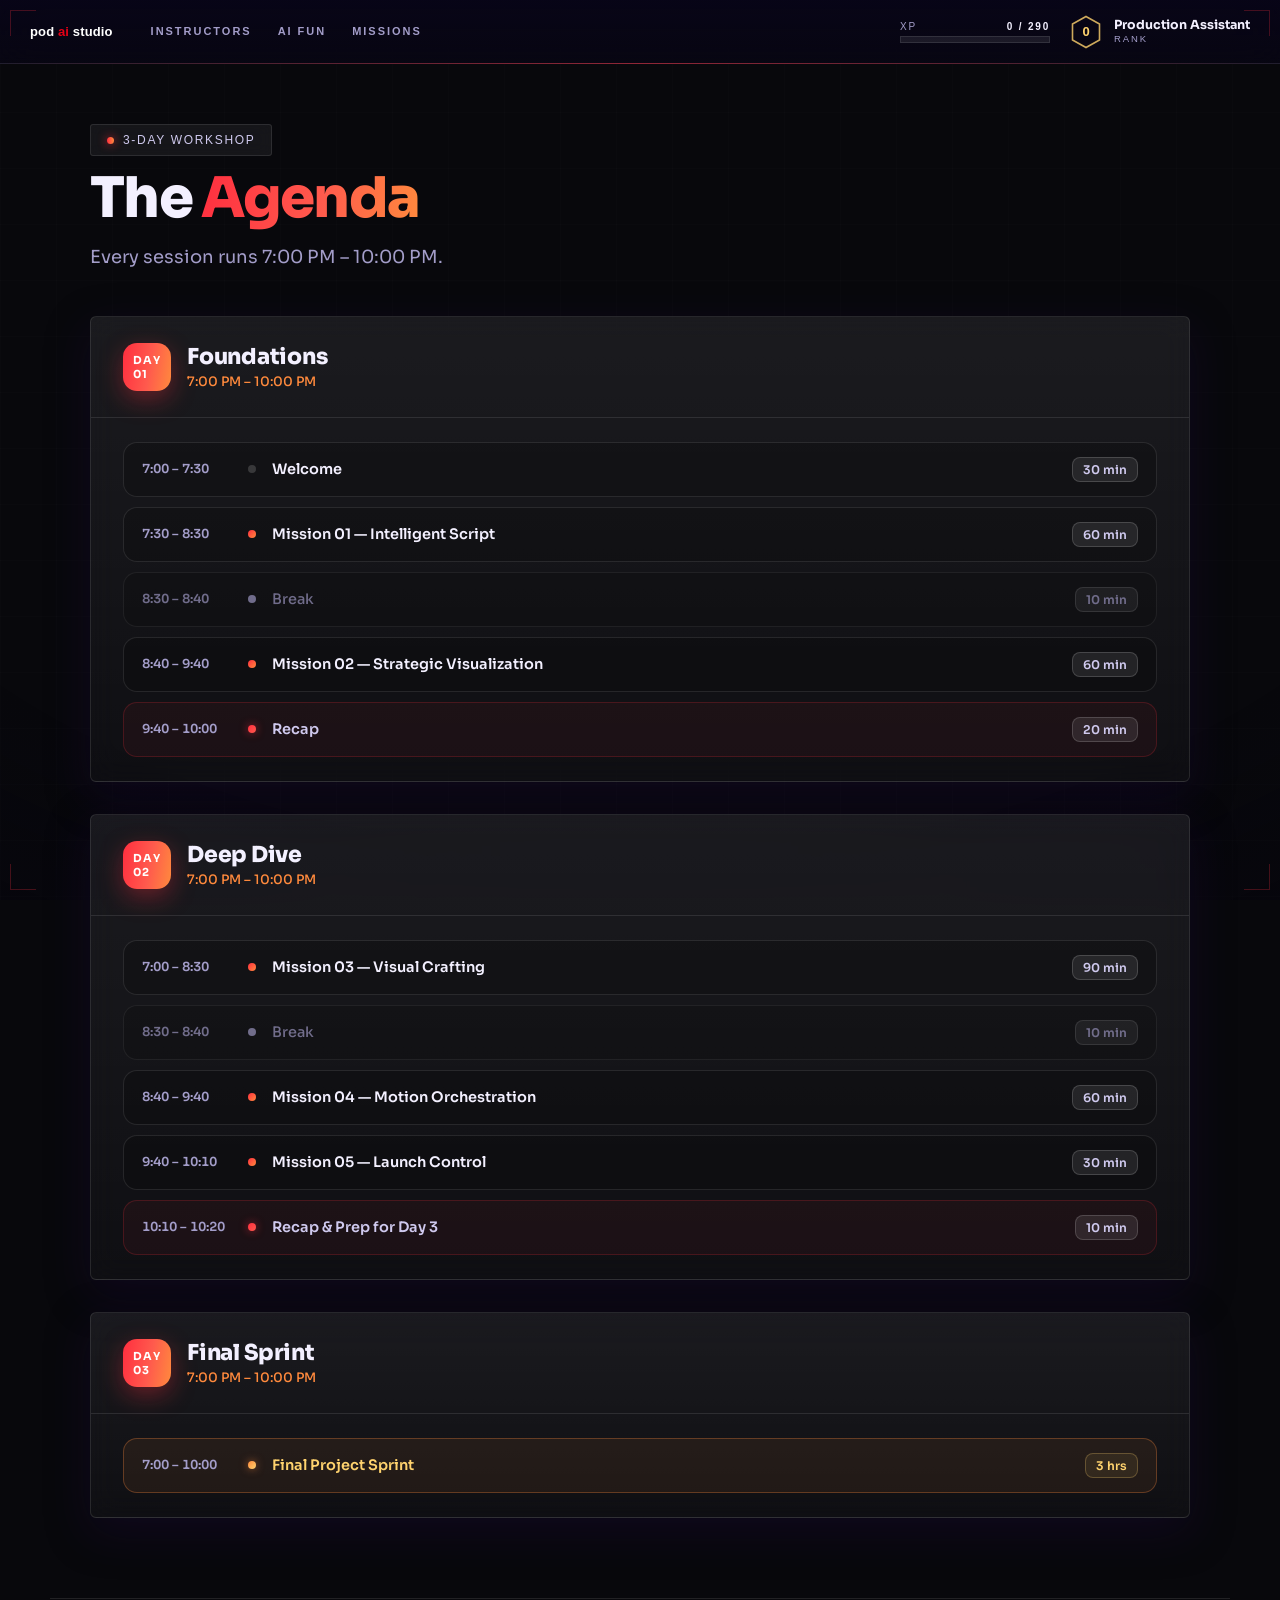
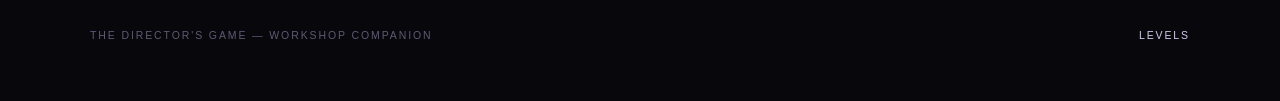
<file: agenda.html>
<!DOCTYPE html>
<html lang="en">
<head>
<meta charset="UTF-8" />
<meta name="viewport" content="width=device-width, initial-scale=1.0" />
<title>Agenda · The Director's Game</title>
<link rel="preconnect" href="https://fonts.googleapis.com" />
<link rel="preconnect" href="https://fonts.gstatic.com" crossorigin />
<link href="https://fonts.googleapis.com/css2?family=Sora:wght@300;400;500;600;700;800&display=swap" rel="stylesheet" />
<link rel="stylesheet" href="theme.css" />
<style>
  .days-grid { display: flex; flex-direction: column; gap: 32px; margin-top: clamp(24px,4vw,40px); }

  .day-card { border-radius: 24px; overflow: hidden; }
  .day-header { display: flex; align-items: center; gap: 16px; padding: clamp(18px,3vw,26px) clamp(20px,3.5vw,32px); border-bottom: 1px solid var(--line); }
  .day-badge { width: 48px; height: 48px; border-radius: 14px; display: grid; place-items: center; font-size: 11px; font-weight: 700; letter-spacing: .1em; text-transform: uppercase; color: #fff; background: var(--iri); flex: none; box-shadow: 0 8px 24px rgba(255,46,63,.35); }
  .day-meta h2 { font-size: clamp(18px,2.8vw,22px); font-weight: 800; letter-spacing: -.01em; }
  .day-meta .time-range { font-size: 13px; color: var(--cyan); margin-top: 3px; font-weight: 500; }

  .sessions { padding: clamp(16px,2.5vw,24px) clamp(20px,3.5vw,32px); display: flex; flex-direction: column; gap: 10px; }

  .session { display: flex; align-items: center; gap: 16px; padding: 14px 18px; border-radius: 14px; border: 1px solid var(--line); background: rgba(0,0,0,.2); transition: background .2s; }
  .session:hover { background: rgba(255,255,255,.04); }

  .session.break { opacity: .65; }
  .session.recap { border-color: rgba(255,46,63,.2); background: rgba(255,46,63,.05); }
  .session.finale { border-color: rgba(255,138,61,.3); background: rgba(255,138,61,.07); }

  .s-time { font-size: 12.5px; font-weight: 600; color: var(--muted); white-space: nowrap; min-width: 90px; font-variant-numeric: tabular-nums; }
  .s-dot { width: 8px; height: 8px; border-radius: 50%; background: var(--line2); flex: none; }
  .session.break .s-dot  { background: var(--muted); }
  .session.recap .s-dot  { background: linear-gradient(135deg, #ff2e3f, #ff5a4d); box-shadow: 0 0 8px rgba(255,46,63,.6); }
  .session.finale .s-dot { background: linear-gradient(135deg, #ff8a3d, #ffd36e); box-shadow: 0 0 8px rgba(255,138,61,.6); }
  .session.mission .s-dot { background: linear-gradient(135deg, #ff2e3f, #ff8a3d); }

  .s-label { flex: 1; font-size: 14.5px; font-weight: 600; }
  .session.break .s-label  { font-weight: 500; color: var(--muted); }
  .session.recap .s-label  { color: var(--muted2); }
  .session.finale .s-label { color: var(--gold); }

  .s-dur { font-size: 12px; font-weight: 600; padding: 4px 10px; border-radius: 8px; background: var(--glass2); border: 1px solid var(--line2); color: var(--muted2); white-space: nowrap; }
  .session.break .s-dur  { color: var(--muted); }
  .session.finale .s-dur { color: var(--gold); border-color: rgba(255,211,110,.25); background: rgba(255,211,110,.08); }
</style>
</head>
<body data-page="agenda">

<main class="page">
  <header class="page-head">
    <div class="pill anim a1"><span class="dot"></span> 3-Day Workshop</div>
    <h1 class="page-title anim a2">The <span class="iri">Agenda</span></h1>
    <p class="page-sub anim a3">Every session runs 7:00 PM – 10:00 PM.</p>
  </header>

  <div class="days-grid">

    <!-- DAY 1 -->
    <article class="day-card glass anim a4">
      <div class="day-header">
        <div class="day-badge">Day<br>01</div>
        <div class="day-meta">
          <h2>Foundations</h2>
          <div class="time-range">7:00 PM – 10:00 PM</div>
        </div>
      </div>
      <div class="sessions">
        <div class="session">
          <span class="s-time">7:00 – 7:30</span>
          <span class="s-dot"></span>
          <span class="s-label">Welcome</span>
          <span class="s-dur">30 min</span>
        </div>
        <div class="session mission">
          <span class="s-time">7:30 – 8:30</span>
          <span class="s-dot"></span>
          <span class="s-label">Mission 01 — Intelligent Script</span>
          <span class="s-dur">60 min</span>
        </div>
        <div class="session break">
          <span class="s-time">8:30 – 8:40</span>
          <span class="s-dot"></span>
          <span class="s-label">Break</span>
          <span class="s-dur">10 min</span>
        </div>
        <div class="session mission">
          <span class="s-time">8:40 – 9:40</span>
          <span class="s-dot"></span>
          <span class="s-label">Mission 02 — Strategic Visualization</span>
          <span class="s-dur">60 min</span>
        </div>
        <div class="session recap">
          <span class="s-time">9:40 – 10:00</span>
          <span class="s-dot"></span>
          <span class="s-label">Recap</span>
          <span class="s-dur">20 min</span>
        </div>
      </div>
    </article>

    <!-- DAY 2 -->
    <article class="day-card glass anim a5">
      <div class="day-header">
        <div class="day-badge">Day<br>02</div>
        <div class="day-meta">
          <h2>Deep Dive</h2>
          <div class="time-range">7:00 PM – 10:00 PM</div>
        </div>
      </div>
      <div class="sessions">
        <div class="session mission">
          <span class="s-time">7:00 – 8:30</span>
          <span class="s-dot"></span>
          <span class="s-label">Mission 03 — Visual Crafting</span>
          <span class="s-dur">90 min</span>
        </div>
        <div class="session break">
          <span class="s-time">8:30 – 8:40</span>
          <span class="s-dot"></span>
          <span class="s-label">Break</span>
          <span class="s-dur">10 min</span>
        </div>
        <div class="session mission">
          <span class="s-time">8:40 – 9:40</span>
          <span class="s-dot"></span>
          <span class="s-label">Mission 04 — Motion Orchestration</span>
          <span class="s-dur">60 min</span>
        </div>
        <div class="session mission">
          <span class="s-time">9:40 – 10:10</span>
          <span class="s-dot"></span>
          <span class="s-label">Mission 05 — Launch Control</span>
          <span class="s-dur">30 min</span>
        </div>
        <div class="session recap">
          <span class="s-time">10:10 – 10:20</span>
          <span class="s-dot"></span>
          <span class="s-label">Recap &amp; Prep for Day 3</span>
          <span class="s-dur">10 min</span>
        </div>
      </div>
    </article>

    <!-- DAY 3 -->
    <article class="day-card glass anim a6">
      <div class="day-header">
        <div class="day-badge">Day<br>03</div>
        <div class="day-meta">
          <h2>Final Sprint</h2>
          <div class="time-range">7:00 PM – 10:00 PM</div>
        </div>
      </div>
      <div class="sessions">
        <div class="session finale">
          <span class="s-time">7:00 – 10:00</span>
          <span class="s-dot"></span>
          <span class="s-label">Final Project Sprint</span>
          <span class="s-dur">3 hrs</span>
        </div>
      </div>
    </article>

  </div>
</main>

<footer class="site-foot">
  <span>The Director's Game — workshop companion</span>
  <span><a href="index.html">Levels</a></span>
</footer>

<script src="site.js"></script>
</body>
</html>
</file>
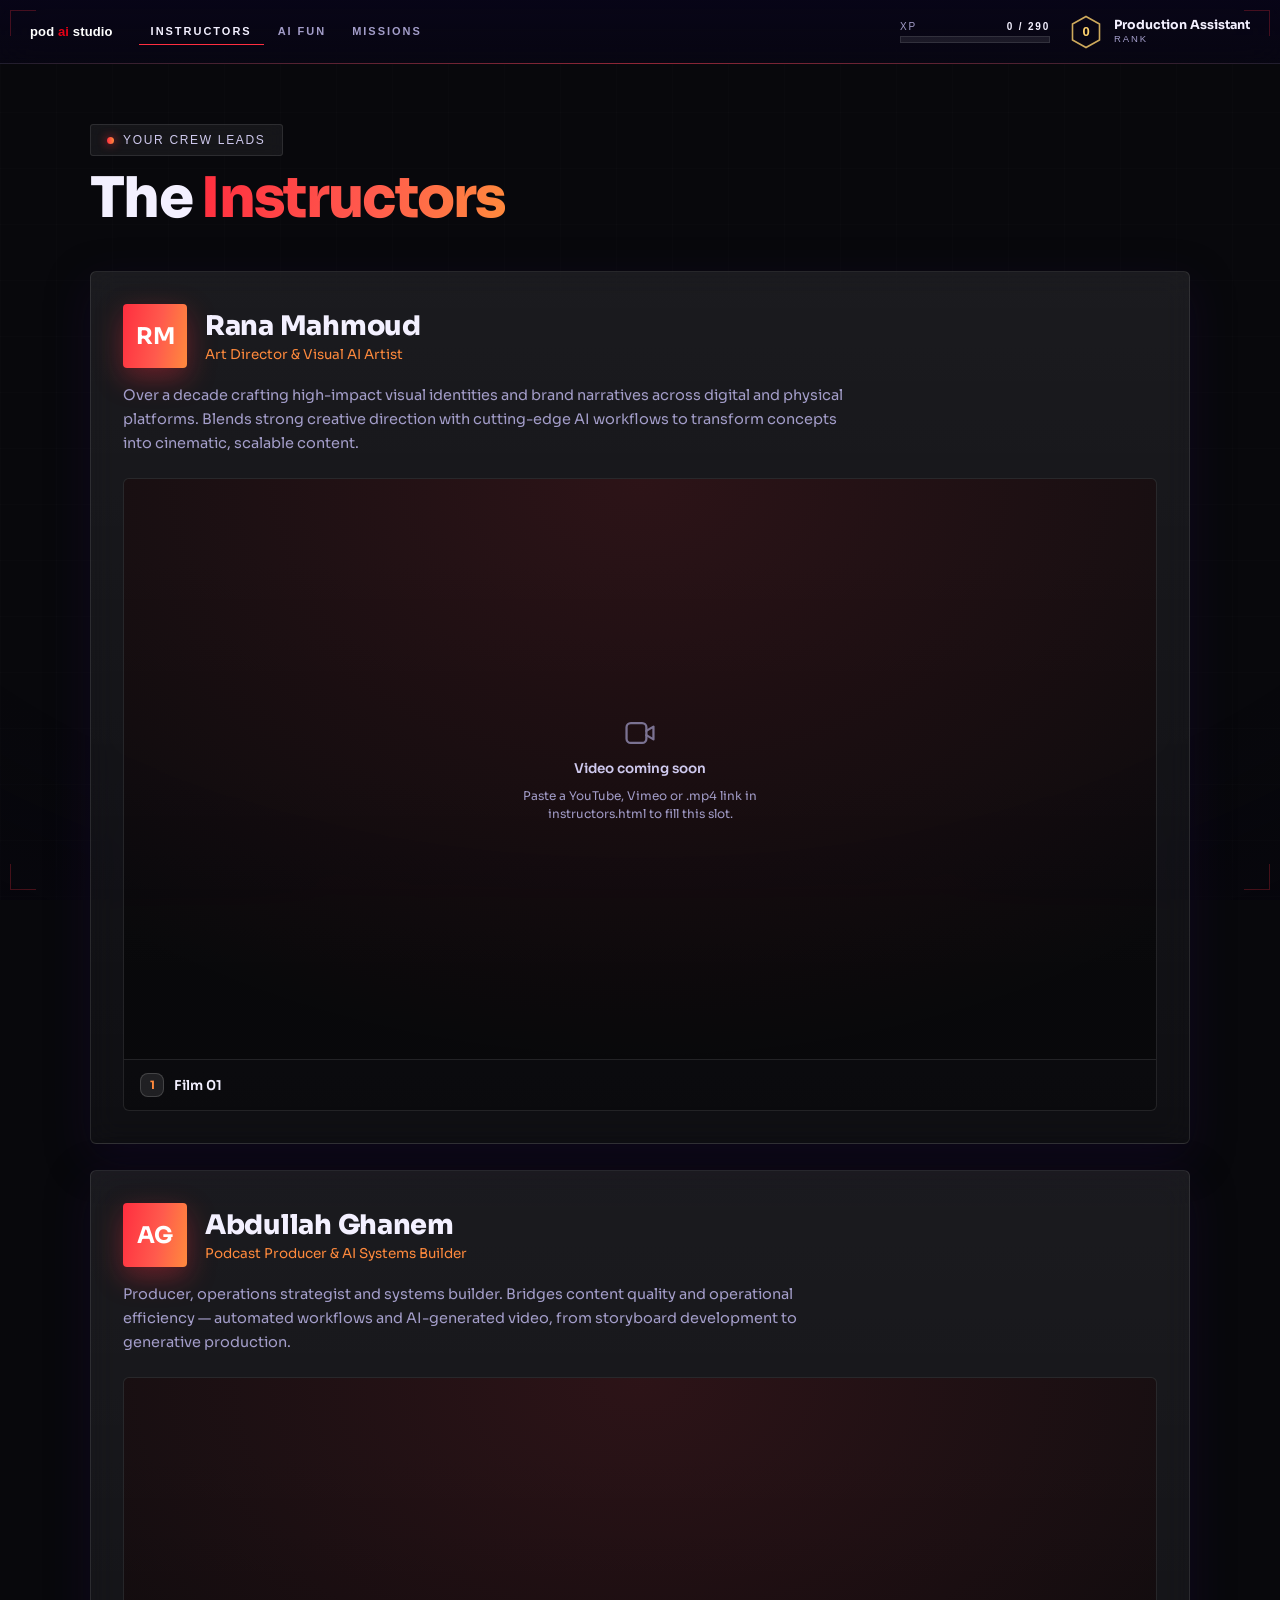
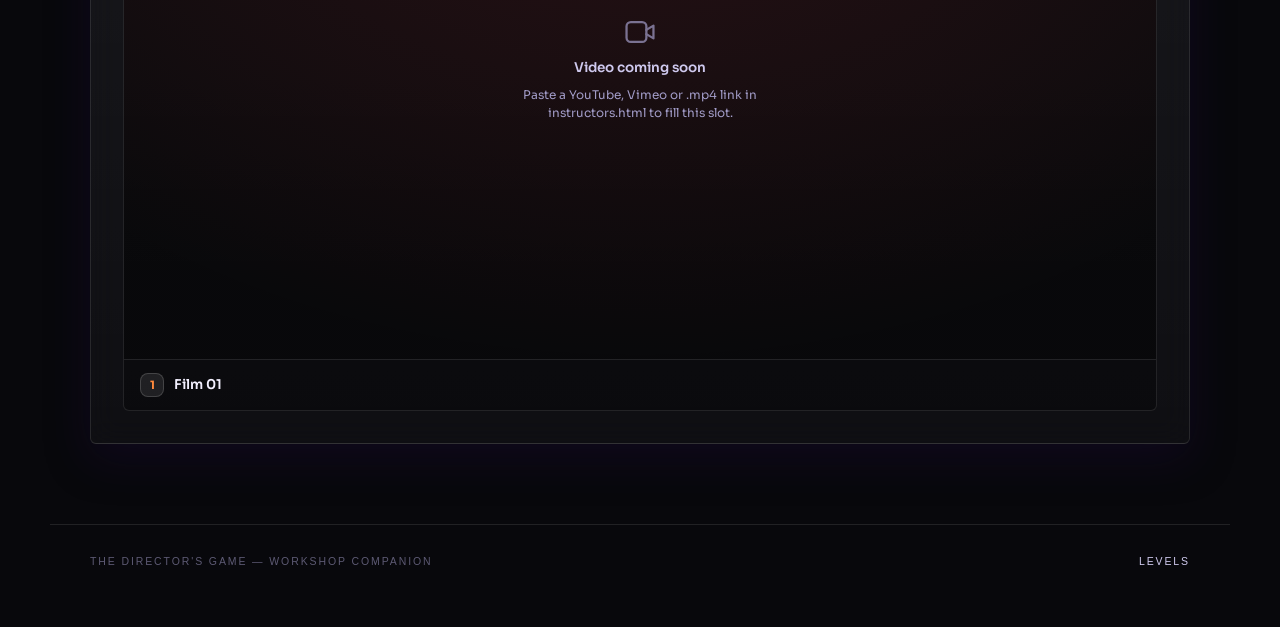
<file: instructors.html>
<!DOCTYPE html>
<html lang="en">
<head>
<meta charset="UTF-8" />
<meta name="viewport" content="width=device-width, initial-scale=1.0" />
<title>Instructors · The Director's Game</title>
<link rel="preconnect" href="https://fonts.googleapis.com" />
<link rel="preconnect" href="https://fonts.gstatic.com" crossorigin />
<link href="https://fonts.googleapis.com/css2?family=Sora:wght@300;400;500;600;700;800&display=swap" rel="stylesheet" />
<link rel="stylesheet" href="theme.css" />
<style>
  .inst-section { margin-top: clamp(26px,4vw,40px); }
  .inst-card { padding: clamp(22px,3.5vw,32px); border-radius: 24px; }
  .inst-card + .inst-card { margin-top: 26px; }
  .inst-top { display: flex; align-items: center; gap: 18px; flex-wrap: wrap; }
  .inst-avatar { width: 64px; height: 64px; border-radius: 18px; display: grid; place-items: center; font-size: 23px; font-weight: 700; color: #fff; background: var(--iri); flex: none; box-shadow: 0 10px 28px rgba(255,46,63,.35); }
  .inst-id h2 { font-size: clamp(21px,3.4vw,27px); font-weight: 800; letter-spacing: -.01em; }
  .inst-id .role { font-size: 13.5px; color: var(--cyan); margin-top: 3px; }
  .inst-bio { margin-top: 16px; max-width: 720px; color: var(--muted); font-size: 14.5px; line-height: 1.65; text-wrap: pretty; }

  .vid-grid { display: grid; grid-template-columns: repeat(auto-fit, minmax(290px, 1fr)); gap: 18px; margin-top: 22px; }
  .vid-card { border-radius: 18px; overflow: hidden; border: 1px solid var(--line); background: rgba(0,0,0,.3); }
  .vid-frame { position: relative; aspect-ratio: 16 / 9; background: radial-gradient(80% 100% at 50% 0%, rgba(255,46,63,.12), rgba(0,0,0,.25)); }
  .vid-frame iframe, .vid-frame video { position: absolute; inset: 0; width: 100%; height: 100%; border: 0; display: block; }
  .vid-empty { position: absolute; inset: 0; display: flex; flex-direction: column; align-items: center; justify-content: center; gap: 10px; color: var(--muted); text-align: center; padding: 20px; }
  .vid-empty svg { opacity: .7; }
  .vid-empty b { font-size: 13.5px; color: var(--muted2); font-weight: 600; }
  .vid-empty span { font-size: 12px; line-height: 1.5; max-width: 240px; }
  .vid-label { display: flex; align-items: center; gap: 10px; padding: 13px 16px; border-top: 1px solid var(--line); font-size: 13.5px; font-weight: 600; }
  .vid-label .n { width: 24px; height: 24px; border-radius: 8px; display: grid; place-items: center; flex: none; font-size: 11.5px; font-weight: 700; color: var(--cyan); background: var(--glass2); border: 1px solid var(--line2); }
</style>
</head>
<body data-page="instructors">

<main class="page">
  <header class="page-head">
    <div class="pill anim a1"><span class="dot"></span> Your crew leads</div>
    <h1 class="page-title anim a2">The <span class="iri">Instructors</span></h1>
  </header>

  <section class="inst-section">

    <article class="inst-card glass anim a4">
      <div class="inst-top">
        <div class="inst-avatar">RM</div>
        <div class="inst-id">
          <h2>Rana Mahmoud</h2>
          <div class="role">Art Director &amp; Visual AI Artist</div>
        </div>
      </div>
      <p class="inst-bio">Over a decade crafting high-impact visual identities and brand narratives across digital and physical platforms. Blends strong creative direction with cutting-edge AI workflows to transform concepts into cinematic, scalable content.</p>
      <div class="vid-grid" data-instructor="rana"></div>
    </article>

    <article class="inst-card glass anim a5">
      <div class="inst-top">
        <div class="inst-avatar">AG</div>
        <div class="inst-id">
          <h2>Abdullah Ghanem</h2>
          <div class="role">Podcast Producer &amp; AI Systems Builder</div>
        </div>
      </div>
      <p class="inst-bio">Producer, operations strategist and systems builder. Bridges content quality and operational efficiency — automated workflows and AI-generated video, from storyboard development to generative production.</p>
      <div class="vid-grid" data-instructor="abdullah"></div>
    </article>

  </section>
</main>

<footer class="site-foot">
  <span>The Director's Game — workshop companion</span>
  <span><a href="index.html">Levels</a></span>
</footer>

<script src="site.js"></script>
<script>
  // ====== ADD INSTRUCTOR VIDEOS HERE ======
  // Paste a YouTube / Vimeo URL, or a path to an .mp4 file in this project.
  // Leave src as "" to keep the placeholder.
  var INSTRUCTOR_VIDEOS = {
    rana: [
      { title: "Film 01", src: "" },
    ],
    abdullah: [
      { title: "Film 01", src: "" },
    ],
  };
  // ========================================

  function toEmbed(src) {
    if (!src) return null;
    var yt = src.match(/(?:youtube\.com\/(?:watch\?v=|shorts\/|embed\/)|youtu\.be\/)([\w-]{6,})/);
    if (yt) return { kind: "iframe", url: "https://www.youtube.com/embed/" + yt[1] };
    var vm = src.match(/vimeo\.com\/(\d+)/);
    if (vm) return { kind: "iframe", url: "https://player.vimeo.com/video/" + vm[1] };
    return { kind: "video", url: src };
  }

  document.querySelectorAll(".vid-grid").forEach(function (grid) {
    var vids = INSTRUCTOR_VIDEOS[grid.dataset.instructor] || [];
    vids.forEach(function (v, i) {
      var card = document.createElement("div");
      card.className = "vid-card";
      var emb = toEmbed(v.src);
      var frame;
      if (!emb) {
        frame = '<div class="vid-frame"><div class="vid-empty">' +
          '<svg viewBox="0 0 24 24" width="34" height="34" fill="none" stroke="currentColor" stroke-width="1.6" stroke-linecap="round" stroke-linejoin="round">' +
          '<rect x="2.5" y="5" width="14" height="14" rx="3"/><path d="M16.5 10.5 21.5 7.5 21.5 16.5 16.5 13.5"/></svg>' +
          "<b>Video coming soon</b>" +
          "<span>Paste a YouTube, Vimeo or .mp4 link in instructors.html to fill this slot.</span>" +
          "</div></div>";
      } else if (emb.kind === "iframe") {
        frame = '<div class="vid-frame"><iframe src="' + emb.url + '" title="' + v.title + '" allow="accelerometer; autoplay; clipboard-write; encrypted-media; gyroscope; picture-in-picture" allowfullscreen></iframe></div>';
      } else {
        frame = '<div class="vid-frame"><video src="' + emb.url + '" controls preload="metadata"></video></div>';
      }
      card.innerHTML = frame +
        '<div class="vid-label"><span class="n">' + (i + 1) + "</span>" + v.title + "</div>";
      grid.appendChild(card);
    });
  });
</script>
</body>
</html>
</file>
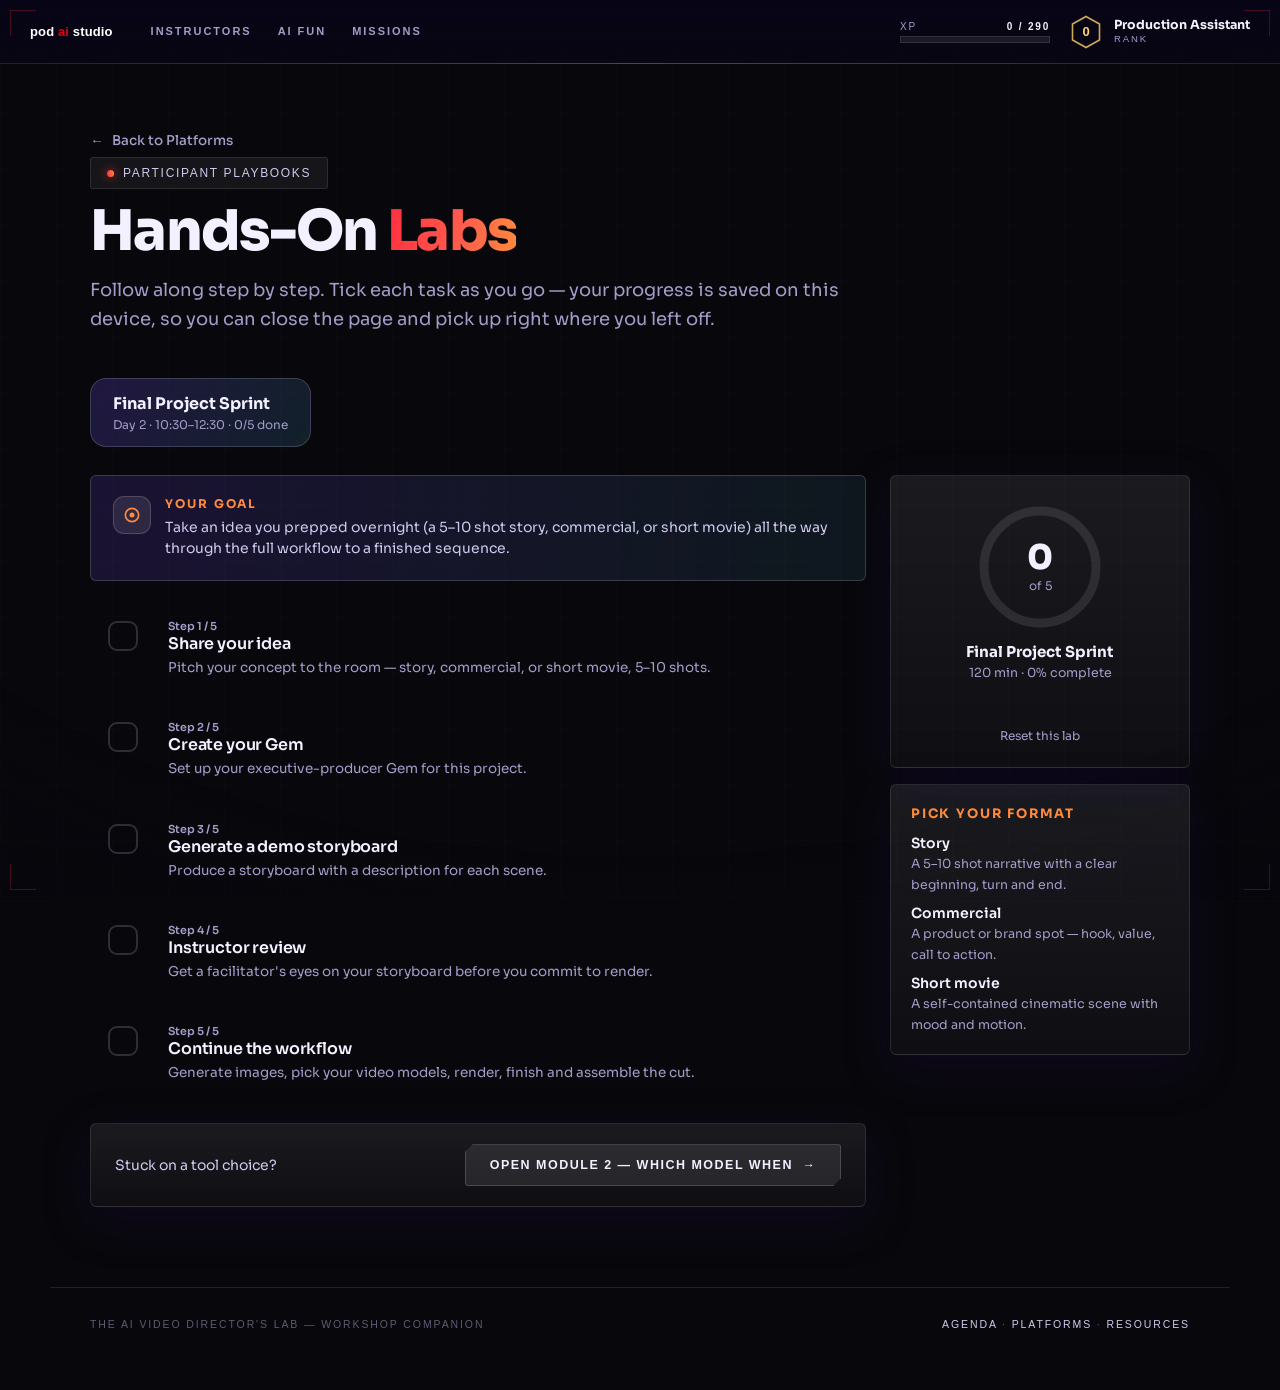
<file: labs.html>
<!DOCTYPE html>
<html lang="en">
<head>
<meta charset="UTF-8" />
<meta name="viewport" content="width=device-width, initial-scale=1.0" />
<title>Hands-On Labs · The AI Video Director's Lab</title>
<link rel="preconnect" href="https://fonts.googleapis.com" />
<link rel="preconnect" href="https://fonts.gstatic.com" crossorigin />
<link href="https://fonts.googleapis.com/css2?family=Sora:wght@300;400;500;600;700;800&display=swap" rel="stylesheet" />
<link rel="stylesheet" href="theme.css" />
<style>
  .lab-switch { display: flex; gap: 10px; margin-bottom: 28px; flex-wrap: wrap; }
  .lab-switch button { display: flex; flex-direction: column; gap: 3px; padding: 14px 22px; border-radius: 16px; border: 1px solid var(--line); background: var(--glass); transition: .25s; text-align: left; }
  .lab-switch b { font-size: 16px; font-weight: 700; }
  .lab-switch span { font-size: 12px; color: var(--muted); }
  .lab-switch button:hover { border-color: var(--line2); }
  .lab-switch button.active { background: linear-gradient(120deg, rgba(124,77,255,.22), rgba(90,215,255,.12)); border-color: var(--line2); }

  .lab-layout { display: grid; grid-template-columns: 1fr 300px; gap: 24px; align-items: start; }
  @media (max-width: 880px) { .lab-layout { grid-template-columns: 1fr; } }

  .lab-panel { display: none; }
  .lab-panel.active { display: block; animation: rise .5s cubic-bezier(.2,.7,.2,1) both; }

  .lab-goal { padding: 20px 22px; border-radius: 18px; margin-bottom: 22px; display: flex; gap: 14px; align-items: flex-start;
    background: linear-gradient(100deg, rgba(124,77,255,.16), rgba(90,215,255,.08)); border: 1px solid var(--line2); }
  .lab-goal .ico { width: 38px; height: 38px; border-radius: 11px; display: grid; place-items: center; flex: none; background: var(--glass2); border: 1px solid var(--line2); color: var(--cyan); }
  .lab-goal h4 { font-size: 12px; letter-spacing: .16em; text-transform: uppercase; color: var(--cyan); }
  .lab-goal p { margin-top: 6px; font-size: 14px; color: var(--muted2); line-height: 1.55; }

  .steps { list-style: none; counter-reset: step; }
  .step { position: relative; display: grid; grid-template-columns: 44px 1fr; gap: 16px; padding: 16px 18px; border-radius: 16px; margin-bottom: 10px; transition: .25s; cursor: pointer; align-items: start; }
  .step:hover { background: var(--glass); }
  .step.done { opacity: .62; }
  .step-check { width: 30px; height: 30px; border-radius: 9px; border: 2px solid var(--line2); display: grid; place-items: center; margin-top: 2px; transition: .25s; color: transparent; }
  .step.done .step-check { background: var(--iri); border-color: transparent; color: #150a2e; }
  .step-num { position: absolute; left: 0; }
  .step-body h3 { font-size: 16px; font-weight: 600; letter-spacing: -.01em; transition: .25s; }
  .step.done .step-body h3 { text-decoration: line-through; text-decoration-color: var(--muted); }
  .step-body p { margin-top: 4px; font-size: 13.5px; color: var(--muted); line-height: 1.5; }
  .step-idx { font-size: 11px; color: var(--muted); font-weight: 600; }

  /* progress aside */
  .lab-aside { position: sticky; top: 84px; display: flex; flex-direction: column; gap: 16px; }
  .prog-card { padding: 22px; border-radius: 20px; text-align: center; }
  .prog-ring { position: relative; width: 130px; height: 130px; margin: 4px auto 10px; }
  .prog-ring svg { width: 100%; height: 100%; transform: rotate(-90deg); }
  .prog-ring .bg { fill: none; stroke: rgba(255,255,255,.1); stroke-width: 9; }
  .prog-ring .fg { fill: none; stroke: url(#labgrad); stroke-width: 9; stroke-linecap: round; transition: stroke-dashoffset .6s cubic-bezier(.2,.7,.2,1); }
  .prog-num { position: absolute; inset: 0; display: flex; flex-direction: column; align-items: center; justify-content: center; }
  .prog-num b { font-size: 34px; font-weight: 800; line-height: 1; }
  .prog-num span { font-size: 12px; color: var(--muted); margin-top: 3px; }
  .prog-card h4 { font-size: 15px; font-weight: 700; }
  .prog-card .meta { font-size: 12.5px; color: var(--muted); margin-top: 4px; }
  .prog-reset { margin-top: 16px; font-size: 12px; color: var(--muted); border-bottom: 1px solid transparent; padding-bottom: 1px; }
  .prog-reset:hover { color: var(--bad); border-color: var(--bad); }
  .prog-done-msg { margin-top: 14px; font-size: 13px; color: var(--good); font-weight: 600; opacity: 0; transition: .3s; }
  .prog-done-msg.show { opacity: 1; }

  .idea-card { padding: 20px; border-radius: 20px; }
  .idea-card h4 { font-size: 13px; letter-spacing: .14em; text-transform: uppercase; color: var(--cyan); }
  .idea-card .ideas { list-style: none; margin-top: 12px; display: flex; flex-direction: column; gap: 10px; }
  .idea-card .ideas li b { display: block; font-size: 14px; font-weight: 600; }
  .idea-card .ideas li span { font-size: 12.5px; color: var(--muted); line-height: 1.45; }

  .lab-footer-cta { margin-top: 24px; display: flex; align-items: center; justify-content: space-between; gap: 16px; flex-wrap: wrap; padding: 20px 24px; border-radius: 18px; }
  .lab-footer-cta .lf-label { font-size: 14px; color: var(--muted2); }
</style>
</head>
<body data-page="labs">
<svg width="0" height="0" style="position:absolute"><defs>
  <linearGradient id="labgrad" x1="0" y1="0" x2="1" y2="1"><stop offset="0" stop-color="#ff8de0"/><stop offset=".5" stop-color="#9b8cff"/><stop offset="1" stop-color="#5ad7ff"/></linearGradient>
</defs></svg>

<main class="page">
  <a class="back-link anim a1" href="index.html"><i>←</i> Back to Platforms</a>
  <header class="page-head">
    <div class="pill anim a1"><span class="dot"></span> Participant playbooks</div>
    <h1 class="page-title anim a2">Hands-On <span class="iri">Labs</span></h1>
    <p class="page-sub anim a3">Follow along step by step. Tick each task as you go — your progress is saved on this device, so you can close the page and pick up right where you left off.</p>
  </header>

  <div class="lab-switch anim a3" id="labSwitch"></div>
  <div id="labRoot"></div>
</main>

<footer class="site-foot">
  <span>The AI Video Director's Lab — workshop companion</span>
  <span><a href="agenda.html">Agenda</a> · <a href="index.html">Platforms</a> · <a href="resources.html">Resources</a></span>
</footer>

<script src="labs-data.js"></script>
<script src="site.js"></script>
<script>
(function () {
  var LABS = window.LABS, IDEAS = window.SPRINT_IDEAS;
  var KEY = "aivid_labs_progress_v1";
  var state = {};
  try { state = JSON.parse(localStorage.getItem(KEY)) || {}; } catch (e) {}
  var active = LABS[0].id;

  function save() { try { localStorage.setItem(KEY, JSON.stringify(state)); } catch (e) {} }
  function doneCount(lab) { var s = state[lab.id] || {}; return lab.steps.filter(function (_, i) { return s[i]; }).length; }

  var check = '<svg viewBox="0 0 24 24" width="16" height="16" fill="none" stroke="currentColor" stroke-width="3" stroke-linecap="round" stroke-linejoin="round"><path d="M5 12l5 5L20 6"/></svg>';
  var target = '<svg viewBox="0 0 24 24" width="20" height="20" fill="none" stroke="currentColor" stroke-width="2"><circle cx="12" cy="12" r="8"/><circle cx="12" cy="12" r="3" fill="currentColor" stroke="none"/></svg>';

  function renderSwitch() {
    document.getElementById("labSwitch").innerHTML = LABS.map(function (lab) {
      var dc = doneCount(lab), total = lab.steps.length;
      return '<button data-lab="' + lab.id + '"' + (lab.id === active ? ' class="active"' : "") +
        "><b>" + lab.title + "</b><span>" + lab.tag + " · " + dc + "/" + total + " done</span></button>";
    }).join("");
    document.querySelectorAll("#labSwitch button").forEach(function (b) {
      b.onclick = function () { active = b.dataset.lab; renderAll(); window.scrollTo({ top: 0, behavior: "smooth" }); };
    });
  }

  function renderPanel() {
    var lab = LABS.find(function (l) { return l.id === active; });
    var s = state[lab.id] || {};
    var dc = doneCount(lab), total = lab.steps.length;
    var pct = Math.round((dc / total) * 100);
    var C = 2 * Math.PI * 56;

    var stepsHtml = lab.steps.map(function (st, i) {
      var done = !!s[i];
      return '<li class="step' + (done ? " done" : "") + '" data-i="' + i + '">' +
        '<div class="step-check">' + check + "</div>" +
        '<div class="step-body"><div class="step-idx">Step ' + (i + 1) + " / " + total + "</div>" +
        "<h3>" + st.t + "</h3><p>" + st.d + "</p></div></li>";
    }).join("");

    var ideaHtml = lab.id === "sprint"
      ? '<div class="idea-card glass"><h4>Pick your format</h4><ul class="ideas">' +
        IDEAS.map(function (x) { return "<li><b>" + x.k + "</b><span>" + x.d + "</span></li>"; }).join("") +
        "</ul></div>"
      : '<div class="idea-card glass"><h4>Tip</h4><ul class="ideas"><li><span>Work in order — each step feeds the next. If a generation misses, tweak the prompt and re-run before moving on.</span></li></ul></div>';

    document.getElementById("labRoot").innerHTML =
      '<div class="lab-panel active"><div class="lab-layout"><div>' +
        '<div class="lab-goal"><div class="ico">' + target + "</div><div><h4>Your goal</h4><p>" + lab.goal + "</p></div></div>" +
        '<ul class="steps">' + stepsHtml + "</ul>" +
        '<div class="lab-footer-cta glass"><span class="lf-label">' + lab.footer.label + '</span>' +
        '<a class="btn-ghost" href="' + lab.footer.link + '">' + lab.footer.linkText + ' <i>→</i></a></div>' +
      "</div>" +
      '<aside class="lab-aside"><div class="prog-card glass"><div class="prog-ring">' +
        '<svg viewBox="0 0 130 130"><circle class="bg" cx="65" cy="65" r="56"/>' +
        '<circle class="fg" cx="65" cy="65" r="56" style="stroke-dasharray:' + C + ";stroke-dashoffset:" + (C * (1 - dc / total)) + '"/></svg>' +
        '<div class="prog-num"><b>' + dc + '</b><span>of ' + total + "</span></div></div>" +
        "<h4>" + lab.title + "</h4><div class=\"meta\">" + lab.duration + " · " + pct + "% complete</div>" +
        '<div class="prog-done-msg' + (dc === total ? " show" : "") + '">✓ Lab complete — nice work.</div>' +
        '<button class="prog-reset">Reset this lab</button></div>' +
        ideaHtml +
      "</aside></div></div>";

    document.querySelectorAll(".step").forEach(function (el) {
      el.onclick = function () {
        var i = +el.dataset.i;
        if (!state[lab.id]) state[lab.id] = {};
        state[lab.id][i] = !state[lab.id][i];
        save(); renderAll();
      };
    });
    var reset = document.querySelector(".prog-reset");
    if (reset) reset.onclick = function () { state[lab.id] = {}; save(); renderAll(); };
  }

  function renderAll() { renderSwitch(); renderPanel(); }
  renderAll();
})();
</script>
</body>
</html>
</file>
<file: theme.css>
/* theme.css — shared Aurora design language for all workshop pages.
   Tokens, animated background, top nav, buttons, glass primitives. */

:root {
  --bg: #08080c; --bg2: #0d0c14;
  --ink: #f3f0ff; --muted: #a39dc9; --muted2: #cfc9ee;
  --line: rgba(255,255,255,.1); --line2: rgba(255,255,255,.16);
  --glass: rgba(255,255,255,.06); --glass2: rgba(255,255,255,.09);
  --violet: #ff2e3f; --pink: #ff5a4d; --cyan: #ff8a3d; --teal: #ff4455;
  --good: #6effb0; --bad: #ff7a9c; --gold: #ffd36e;
  --maxw: 1180px;
  --iri: linear-gradient(100deg,#ff2e3f,#ff5a4d 55%,#ff8a3d);
}
* { box-sizing: border-box; margin: 0; padding: 0; }
html, body { background: var(--bg); color: var(--ink); font-family: 'Sora', sans-serif; -webkit-font-smoothing: antialiased; }
body { min-height: 100vh; overflow-x: hidden; }
::selection { background: rgba(255,46,63,.35); }
button { font-family: inherit; cursor: pointer; border: none; background: none; color: inherit; }
a { color: inherit; text-decoration: none; }
.iri { background: var(--iri); -webkit-background-clip: text; background-clip: text; color: transparent; }

/* ---------- aurora bg ---------- */
.aurora { position: fixed; inset: 0; z-index: -1; overflow: hidden; background:
    radial-gradient(120% 80% at 50% -20%, #1a0810, transparent 60%), var(--bg); }
.aurora .blob { position: absolute; border-radius: 50%; filter: blur(70px); opacity: .55; mix-blend-mode: screen; }
.aurora .b1 { width: 52vw; height: 52vw; left: -12vw; top: -14vw; background: radial-gradient(circle, #ff2e3f, transparent 70%); animation: float1 22s ease-in-out infinite; }
.aurora .b2 { width: 40vw; height: 40vw; right: -8vw; top: 2vw; background: radial-gradient(circle, #7a1020, transparent 70%); animation: float2 26s ease-in-out infinite; }
.aurora .b3 { width: 46vw; height: 46vw; left: 30vw; bottom: -24vw; background: radial-gradient(circle, #ff5a4d, transparent 70%); animation: float3 30s ease-in-out infinite; }
.aurora .b4 { width: 34vw; height: 34vw; right: 6vw; bottom: -10vw; background: radial-gradient(circle, #c0102a, transparent 70%); animation: float1 24s ease-in-out infinite reverse; }
.aurora .grain { position: absolute; inset: 0; opacity: .35; pointer-events: none;
  background-image: url("data:image/svg+xml,%3Csvg xmlns='http://www.w3.org/2000/svg' width='100' height='100'%3E%3Cfilter id='n'%3E%3CfeTurbulence type='fractalNoise' baseFrequency='.9' numOctaves='2'/%3E%3C/filter%3E%3Crect width='100%25' height='100%25' filter='url(%23n)' opacity='.04'/%3E%3C/svg%3E"); }
@keyframes float1 { 0%,100%{transform:translate(0,0) scale(1)} 50%{transform:translate(4vw,3vw) scale(1.08)} }
@keyframes float2 { 0%,100%{transform:translate(0,0) scale(1)} 50%{transform:translate(-3vw,4vw) scale(1.12)} }
@keyframes float3 { 0%,100%{transform:translate(0,0) scale(1)} 50%{transform:translate(3vw,-3vw) scale(1.06)} }
@media (prefers-reduced-motion: reduce){ .aurora .blob{animation:none!important} }

/* ---------- entrance anims ---------- */
.anim { opacity: 0; transform: translateY(16px); animation: rise .7s cubic-bezier(.2,.7,.2,1) forwards; }
.a1{animation-delay:.04s}.a2{animation-delay:.12s}.a3{animation-delay:.2s}
.a4{animation-delay:.28s}.a5{animation-delay:.36s}.a6{animation-delay:.44s}.a7{animation-delay:.52s}.a8{animation-delay:.6s}
@keyframes rise { to { opacity: 1; transform: none; } }
@media (prefers-reduced-motion: reduce){ .anim{animation:none;opacity:1;transform:none} }
body.anim-fallback .anim { opacity: 1 !important; transform: none !important; }

/* ---------- top nav ---------- */
.site-nav { position: sticky; top: 0; z-index: 40; display: flex; align-items: center; gap: 18px;
  padding: 13px clamp(16px,4vw,40px); backdrop-filter: blur(18px);
  background: linear-gradient(180deg, rgba(11,8,32,.84), rgba(11,8,32,.45)); border-bottom: 1px solid var(--line); }
.brand { display: flex; align-items: center; gap: 10px; flex: none; }
.brand-mark { width: 34px; height: 34px; border-radius: 10px; display: grid; place-items: center;
  background: linear-gradient(150deg, rgba(255,255,255,.14), rgba(255,255,255,.02)); border: 1px solid var(--line2); color: var(--violet); box-shadow: inset 0 1px 0 rgba(255,255,255,.2); }
.brand-name { font-weight: 700; letter-spacing: -.01em; font-size: 16px; }
.nav-links { display: flex; gap: 5px; margin-left: 8px; overflow-x: auto; scrollbar-width: none; }
.nav-links::-webkit-scrollbar { display: none; }
.nav-link { display: inline-flex; align-items: center; white-space: nowrap; padding: 8px 15px; border-radius: 999px; border: 1px solid transparent;
  font-size: 13.5px; font-weight: 500; color: var(--muted); transition: .22s; }
.nav-link:hover { color: var(--ink); background: var(--glass); }
.nav-link.active { color: var(--ink); background: var(--glass2); border-color: var(--line2); }
.nav-right { margin-left: auto; display: flex; align-items: center; gap: 14px; flex: none; }
.nav-score { display: flex; align-items: center; gap: 5px; font-weight: 600; font-size: 14px; color: var(--ink); }
.nav-score svg { color: var(--gold); } .nav-score small { color: var(--muted); font-weight: 500; }

/* ---------- page shell ---------- */
.page { position: relative; z-index: 1; max-width: var(--maxw); margin: 0 auto; padding: clamp(28px,5vw,60px) clamp(16px,4vw,40px) 80px; }
.page-head { max-width: 760px; margin-bottom: clamp(28px,4vw,44px); }
.page-kicker { font-size: 12px; letter-spacing: .22em; text-transform: uppercase; color: var(--cyan); }
.page-title { font-size: clamp(32px,6vw,56px); font-weight: 800; letter-spacing: -.03em; line-height: 1.02; margin: 14px 0 0; }
.page-sub { margin-top: 16px; color: var(--muted); font-size: clamp(15px,2.2vw,18px); line-height: 1.6; text-wrap: pretty; }
.pill { display: inline-flex; align-items: center; gap: 9px; padding: 8px 16px; border-radius: 999px; background: var(--glass); border: 1px solid var(--line); backdrop-filter: blur(8px); font-size: 12px; letter-spacing: .14em; text-transform: uppercase; color: var(--muted2); }
.pill .dot { width: 7px; height: 7px; border-radius: 50%; background: linear-gradient(90deg,#ff2e3f,#ff8a3d); box-shadow: 0 0 10px rgba(255,46,63,.8); }

/* ---------- buttons ---------- */
.btn-primary { display: inline-flex; align-items: center; gap: 9px; padding: 13px 26px; border-radius: 999px; font-weight: 700; font-size: 15px; color: #fff;
  background: var(--iri); box-shadow: 0 10px 30px rgba(255,46,63,.4); transition: transform .25s, box-shadow .25s, opacity .25s; }
.btn-primary:hover { transform: translateY(-2px); box-shadow: 0 16px 40px rgba(255,46,63,.55); }
.btn-primary i { transition: transform .25s; } .btn-primary:hover i { transform: translateX(4px); }
.btn-primary.disabled { opacity: .4; pointer-events: none; box-shadow: none; }
.btn-ghost { display: inline-flex; align-items: center; gap: 9px; padding: 13px 24px; border-radius: 999px; font-weight: 600; font-size: 15px; color: var(--ink); background: var(--glass2); border: 1px solid var(--line2); transition: .25s; }
.btn-ghost:hover { background: rgba(255,255,255,.14); }

/* ---------- generic glass surface ---------- */
.glass { background: linear-gradient(180deg, rgba(255,255,255,.08), rgba(255,255,255,.03)); border: 1px solid var(--line); backdrop-filter: blur(14px); box-shadow: 0 14px 44px rgba(30,8,60,.35); border-radius: 22px; }

.back-link { display: inline-flex; align-items: center; gap: 8px; font-size: 13.5px; font-weight: 500; color: var(--muted); padding: 8px 0; transition: .2s; }
.back-link i { transition: transform .25s; }
.back-link:hover { color: var(--ink); } .back-link:hover i { transform: translateX(-4px); }

.site-foot { position: relative; z-index: 1; max-width: var(--maxw); margin: 0 auto; padding: 30px clamp(16px,4vw,40px) 60px; border-top: 1px solid var(--line); display: flex; flex-wrap: wrap; gap: 14px; align-items: center; justify-content: space-between; color: var(--muted); font-size: 13px; }
.site-foot a { color: var(--muted2); border-bottom: 1px solid transparent; padding-bottom: 1px; transition: .2s; }
.site-foot a:hover { color: var(--ink); border-color: var(--cyan); }

@media (max-width: 720px) {
  .brand-name { display: none; }
  .nav-links { margin-left: 2px; }
}
</file>
